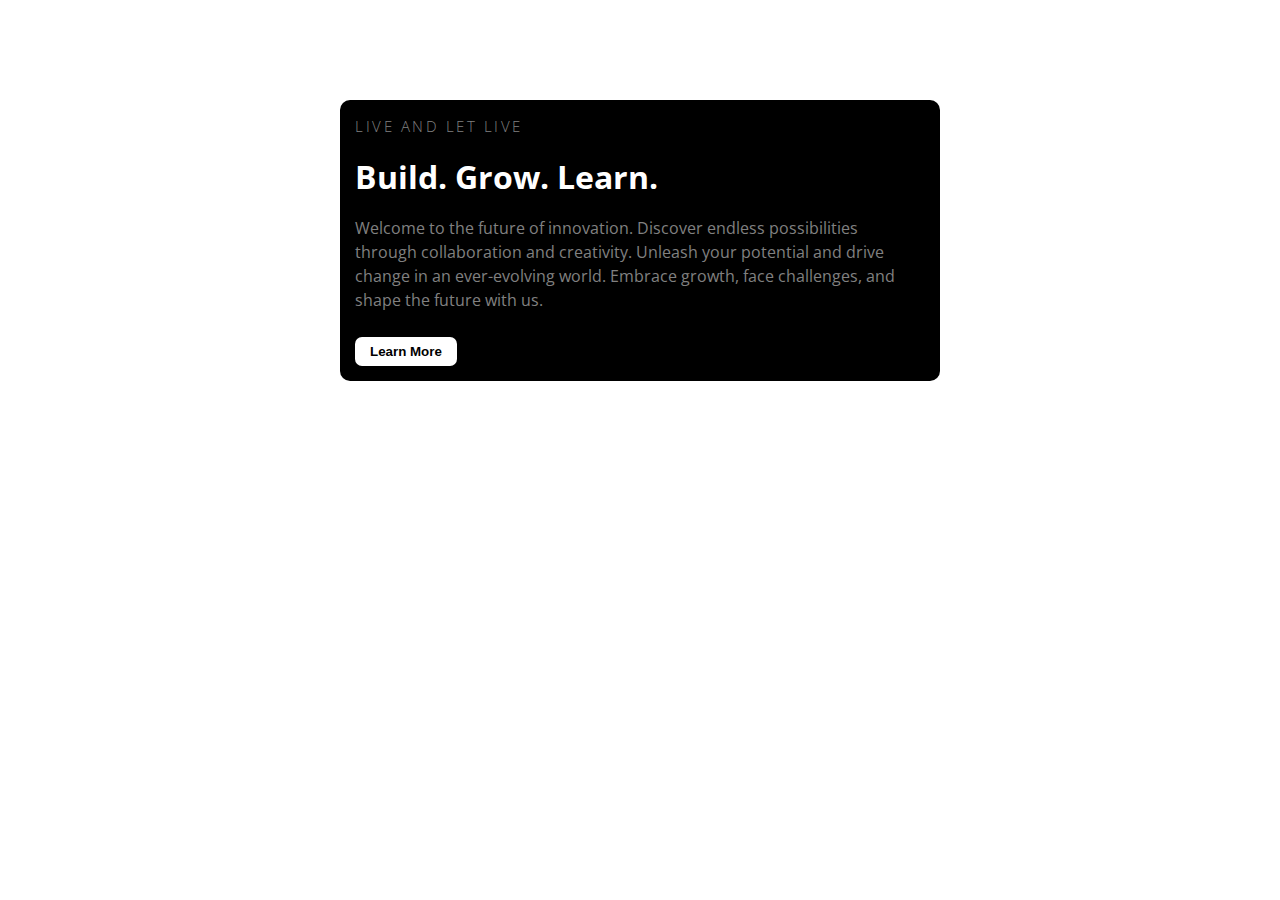
<file: Easy/Five/index.html>
<!DOCTYPE html>
<html lang="en">
  <head>
    <meta charset="UTF-8" />
    <meta name="viewport" content="width=device-width, initial-scale=1.0" />
    <title>Card Component</title>
    <link rel="preconnect" href="https://fonts.googleapis.com" />
    <link rel="preconnect" href="https://fonts.gstatic.com" crossorigin />
    <link
      href="https://fonts.googleapis.com/css2?family=Open+Sans:ital,wght@0,300..800;1,300..800&display=swap"
      rel="stylesheet"
    />
    <link rel="stylesheet" href="style.css" />
  </head>
  <body>
    <div class="content-wrapper">
      <p class="tagline">Live and Let Live</p>
      <h1 class="main-heading">Build. Grow. Learn.</h1>
      <p class="description">
        Welcome to the future of innovation. Discover endless possibilities
        through collaboration and creativity. Unleash your potential and drive
        change in an ever-evolving world. Embrace growth, face challenges, and
        shape the future with us.
      </p>
      <button class="cta-button">Learn More</button>
    </div>
  </body>
</html>
</file>
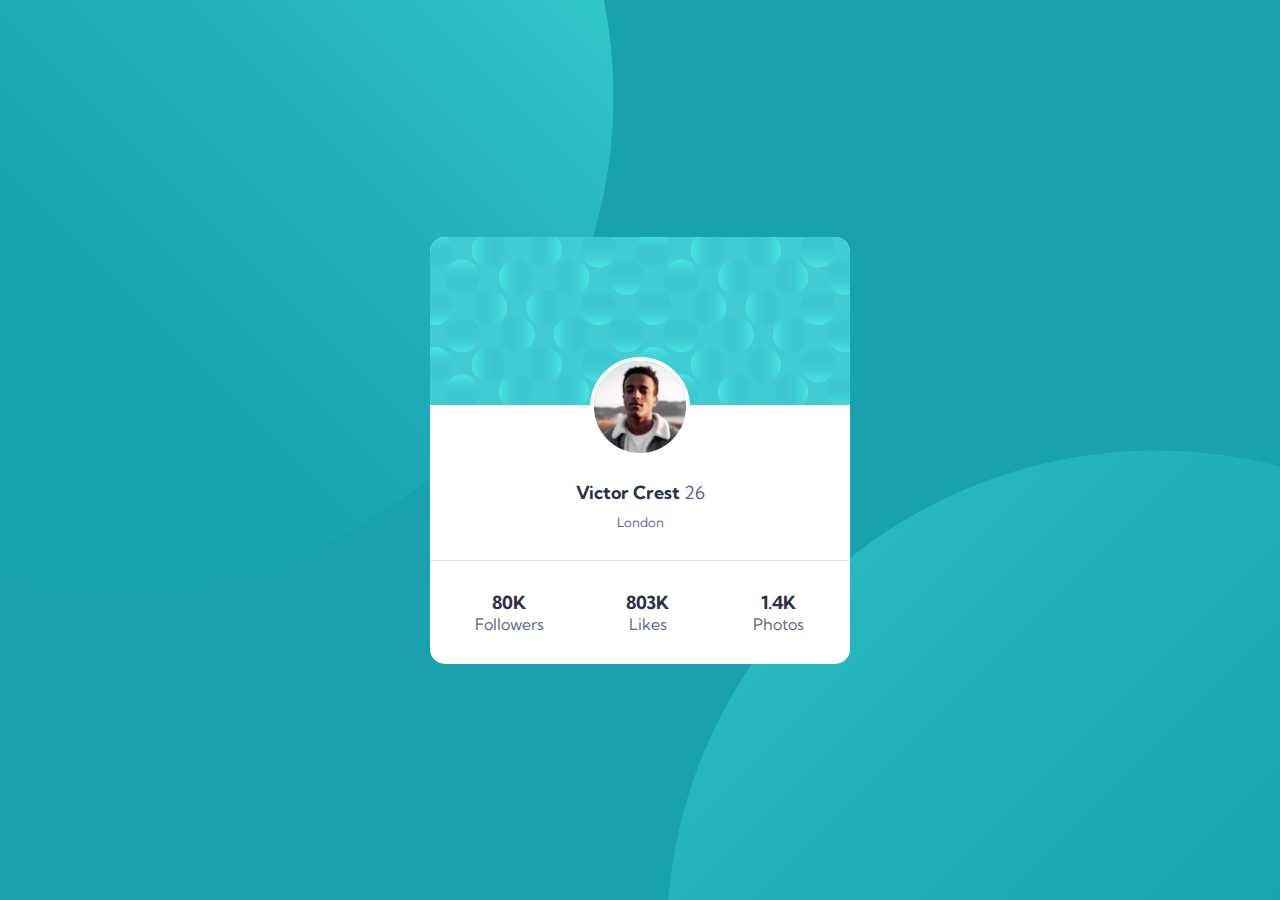
<file: Easy/Four/index.html>
<!DOCTYPE html>
<html lang="en">
  <head>
    <meta charset="UTF-8" />
    <meta name="viewport" content="width=device-width, initial-scale=1.0" />
    <!-- Fonts -->
    <link rel="preconnect" href="https://fonts.googleapis.com" />
    <link rel="preconnect" href="https://fonts.gstatic.com" crossorigin />
    <link
      href="https://fonts.googleapis.com/css2?family=Kumbh+Sans:wght@100..900&display=swap"
      rel="stylesheet"
    />
    <link rel="stylesheet" href="style.css" />
    <title>Profile Card Component</title>
  </head>

  <body>
    <main class="profile-card">
      <section class="profile-card__wrapper">
        <!-- Background Image -->
        <img
          src="Assets/Images/Bg-Pattern-Card.svg"
          alt="Decorative Background Pattern"
          class="profile-card__background-pattern"
        />

        <div class="profile-card__content">
          <!-- Profile Picture -->
          <img
            src="Assets/Images/Image-Vector.jpg"
            alt="Profile Picture of Victor Crest"
            class="profile-card__picture"
          />
          <h2 class="profile-card__name">
            Victor Crest <span class="profile-card__age">26</span>
          </h2>
          <p class="profile-card__location">London</p>

          <!-- Footer with Stats -->
          <footer class="profile-card__footer">
            <div class="profile-card__stats">
              <p class="profile-card__followers">
                <span class="profile-card__stat-number">80K</span>
                <span class="profile-card__stat-label">Followers</span>
              </p>
              <p class="profile-card__likes">
                <span class="profile-card__stat-number">803K</span>
                <span class="profile-card__stat-label">Likes</span>
              </p>
              <p class="profile-card__photos">
                <span class="profile-card__stat-number">1.4K</span>
                <span class="profile-card__stat-label">Photos</span>
              </p>
            </div>
          </footer>
        </div>
      </section>
    </main>
  </body>
</html>
</file>
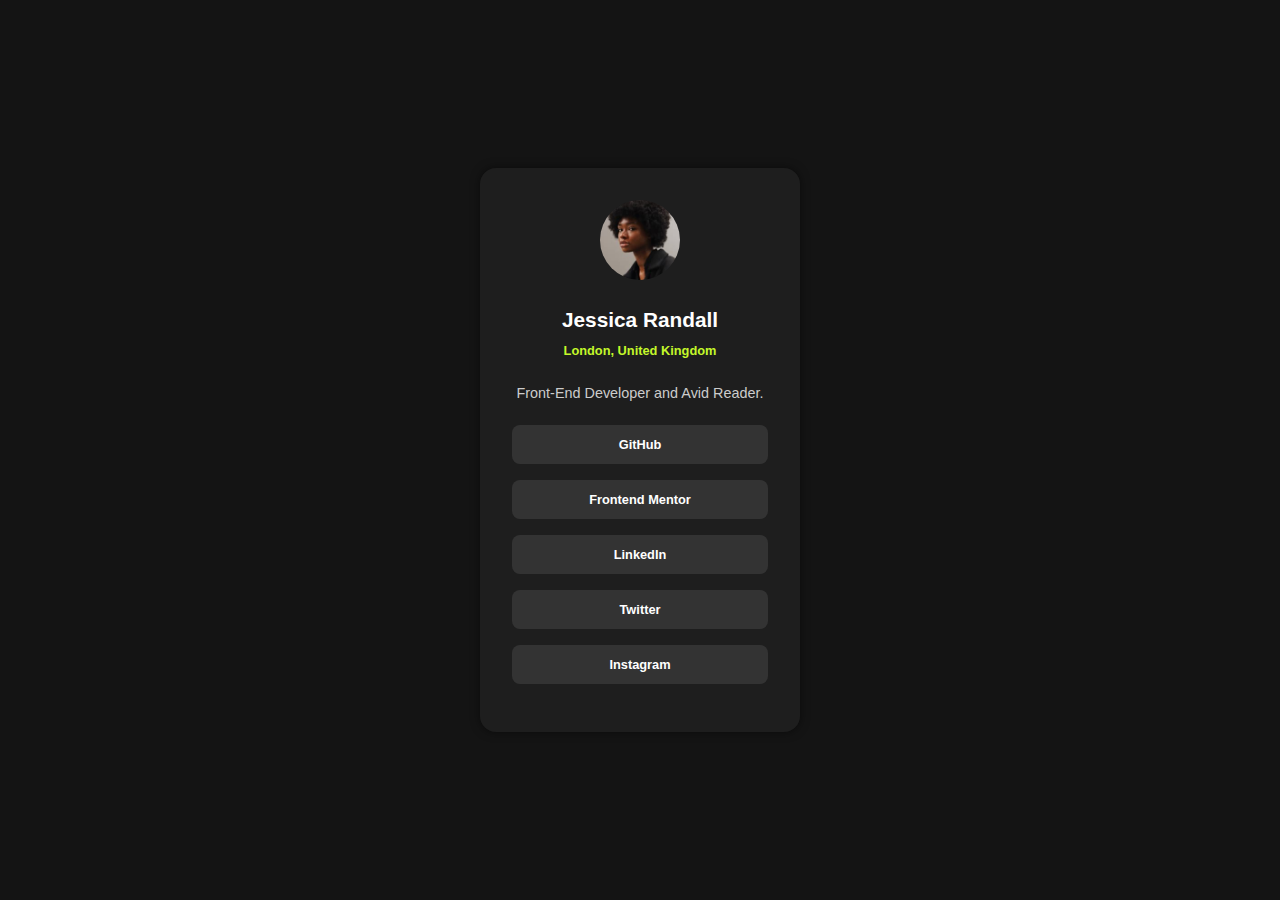
<file: Easy/One/index.html>
<!DOCTYPE html>
<html lang="en">
  <head>
    <meta charset="UTF-8" />
    <meta name="viewport" content="width=device-width, initial-scale=1.0" />
    <title>Profile Card</title>
    <link rel="stylesheet" href="style.css" />
  </head>
  <body>
    <!-- Card Component -->
    <div class="card">
      <!-- Profile Image -->
      <img
        src="Assets/Assets/Images/Avatar-Jessica.jpeg"
        alt="Jessica Randall's Avatar"
        class="avatar"
      />

      <!-- Profile Name -->
      <h3>Jessica Randall</h3>

      <!-- Location -->
      <p class="location">London, United Kingdom</p>

      <!-- Bio -->
      <p class="bio">Front-End Developer and Avid Reader.</p>

      <!-- Social Links -->
      <div class="social-links">
        <ul>
          <li><a href="#">GitHub</a></li>
          <li><a href="#">Frontend Mentor</a></li>
          <li><a href="#">LinkedIn</a></li>
          <li><a href="#">Twitter</a></li>
          <li><a href="#">Instagram</a></li>
        </ul>
      </div>
    </div>
  </body>
</html>
</file>
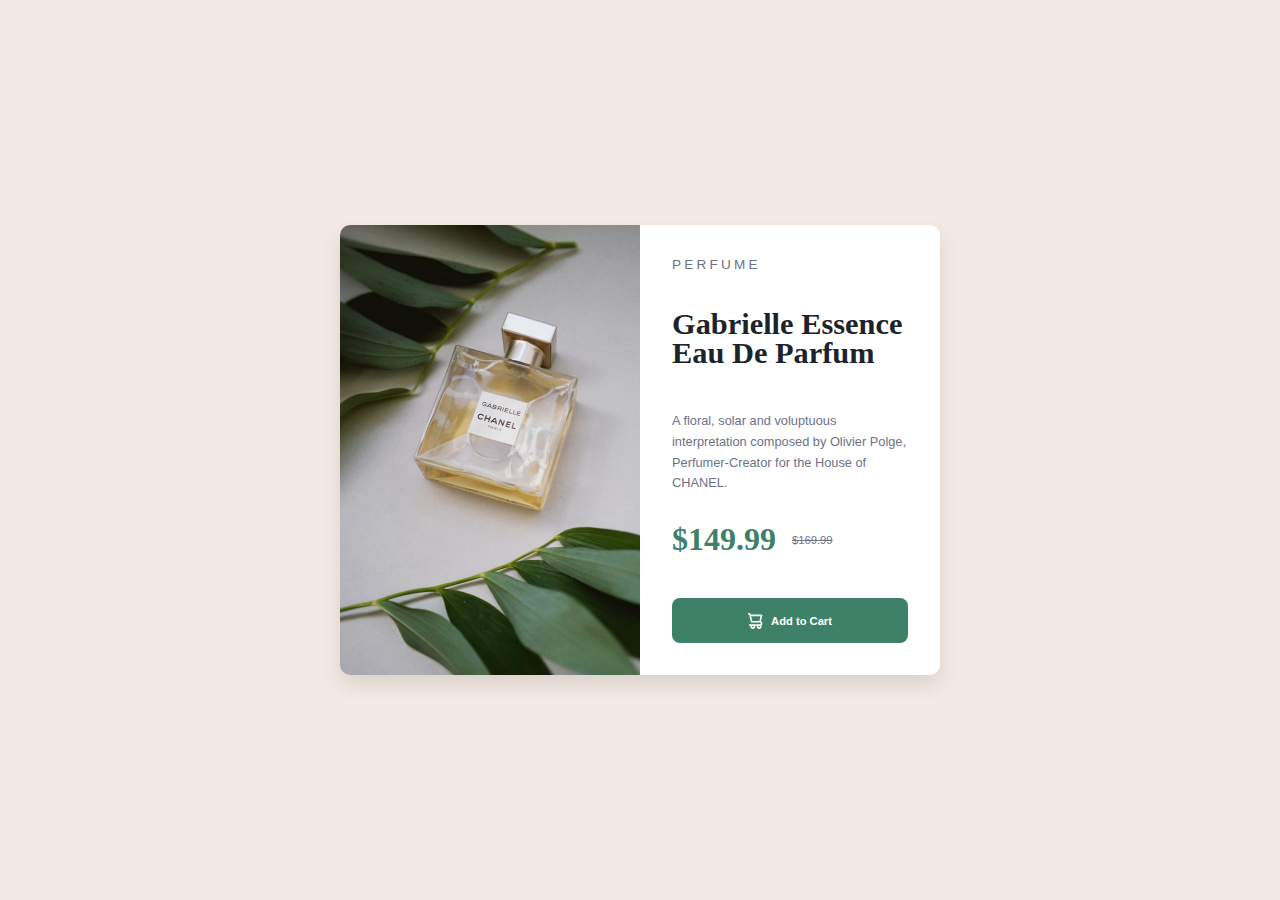
<file: Easy/Three/index.html>
<!DOCTYPE html>
<html lang="en">
  <head>
    <meta charset="UTF-8" />
    <meta name="viewport" content="width=device-width, initial-scale=1.0" />
    <title>Product Preview Card</title>
    <link rel="stylesheet" href="style.css" />
  </head>
  <body>
    <main class="product-card">
      <img
        src="Images/Image-Product-Desktop.jpg"
        alt="Product image of Gabrielle Essence Eau De Parfum"
        class="image-product"
      />
      <div class="product-info">
        <p class="product-category">Perfume</p>

        <h1 class="product-title">Gabrielle Essence Eau De Parfum</h1>

        <p class="product-description">
          A floral, solar and voluptuous interpretation composed by Olivier
          Polge, Perfumer-Creator for the House of CHANEL.
        </p>

        <div class="product-pricing">
          <span class="product-price">$149.99</span>
          <span class="product-original-price"><s>$169.99</s></span>
        </div>

        <button class="add-to-cart-btn">
          <img src="Images/Icon-Cart.svg" alt="" aria-hidden="true" />
          <strong>Add to Cart</strong>
        </button>
      </div>
    </main>
  </body>
</html>
</file>
<file: Easy/Five/style.css>
*::before,
*::after,
* {
  margin: 0;
  padding: 0;
  box-sizing: border-box;
  line-height: 1.5;
}

:root {
  --bg-color: #000;
  --text-color: #fff;
  --para-color: grey;
}

body {
  font-family: "Open Sans", sans-serif;
}

button {
  cursor: pointer;
  background: none;
  border: none;
}

.content-wrapper {
  background-color: var(--bg-color);
  color: var(--text-color);
  width: 600px;
  border-radius: 10px;
  padding: 10px 25px 10px 15px;
  margin: 100px auto;
}

.tagline {
  font-weight: 100;
  text-transform: uppercase;
  font-size: 15px;
  color: var(--para-color);
  letter-spacing: 2.5px;
  margin-top: 5px;
}

.main-heading {
  margin: 15px 0px;
  font-weight: 700;
}

.description {
  color: var(--para-color);
  max-width: 60ch;
}

.cta-button {
  background-color: var(--text-color);
  font-weight: 600;
  margin: 25px 0px 5px;
  border-radius: 7px;
  padding: 5px 15px;
}
</file>
<file: Easy/Four/style.css>
* {
  margin: 0;
  padding: 0;
  box-sizing: border-box;
}

:root {
  --bg-color: hsl(185, 75%, 39%);
  --bg-card: #ffffff;
  --font-color: hsl(229, 23%, 23%);
  --special-font: hsl(227, 19%, 46%);
  --ruler: hsla(227, 19%, 46%, 0.2);
}

body {
  background-color: var(--bg-color);
  font-family: "Kumbh Sans", sans-serif;
  display: flex;
  align-items: center;
  justify-content: center; /* To center the profile card horizontally and vertically */
  min-height: 100vh; /* Fixes the issue of using 100vh as min-width */
  background-image: url(Assets/Images/Bg-Pattern-Top.svg),
    url(Assets/Images/Bg-Pattern-Bottom.svg);
  background-repeat: no-repeat;
  background-position: right 52vw bottom 35vh, left 52vw top 50vh;
}

.profile-card {
  margin: 0 auto;
  text-align: center;
}

.profile-card__wrapper {
  max-width: 420px;
  background-color: var(--bg-card);
  border-radius: 15px;
  overflow: hidden;
  margin: 1rem;
}

.profile-card__background-pattern {
  width: 420px;
}

.profile-card__picture {
  width: 100px;
  border-radius: 50%;
  border: 4px solid #ffffff;
  margin-top: -52px;
  margin-bottom: 20px;
}

.profile-card__name {
  color: var(--font-color);
  font-size: 18px;
  font-weight: 700;
  margin-bottom: 10px;
}

.profile-card__name .profile-card__age {
  color: var(--special-font);
  font-weight: 400;
}

.profile-card__location {
  color: var(--special-font);
  font-size: 13px;
}

.profile-card__stats {
  display: flex;
  justify-content: space-around;
  border-top: 1px solid var(--ruler);
  padding: 30px;
  margin-top: 30px;
  gap: 50px;
}

.profile-card__stat-number {
  font-size: 18px;
  color: var(--font-color);
  font-weight: 700;
}

.profile-card__stat-label {
  color: var(--special-font);
  font-weight: 400;
}
</file>
<file: Easy/One/style.css>
/* Resets */
* {
  margin: 0;
  padding: 0;
  box-sizing: border-box;
}

:root {
  --bg-color: #141414;
  --card-bg-color: #1e1e1e;
  --primary-color: #c4f82a;
  --secondary-color: #333333;
  --primary-font-color: #ffffff;
  --secondary-font-color: #ccc;
}
@font-face {
  font-family: "Inter-Variable";
  src: url("Assets/Fonts/Inter-VariableFont_slnt,wght.ttf") format("truetype");
}

/* Apply global styles */
body {
  background-color: var(--bg-color);
  font-family: "Inter", sans-serif;
  color: var(--primary-font-color);
  display: flex;
  justify-content: center;
  align-items: center;
  height: 100vh;
}

.card {
  background-color: var(--card-bg-color);
  padding: 2rem;
  border-radius: 1rem;
  width: 320px;
  text-align: center;
  box-shadow: 0 0 10px rgba(0, 0, 0, 0.5);
}

.avatar {
  width: 80px;
  height: 80px;
  border-radius: 50%;
  object-fit: cover;
  margin-bottom: 1.5rem;
}

/* Name */
.card h3 {
  font-size: 1.3rem;
  margin-bottom: 0.3rem;
}

/* Location */
.card .location {
  color: var(--primary-color);
  font-size: 0.8rem;
  font-weight: 600;
  margin-top: 0.7rem;
  margin-bottom: 1.7rem;
}

/* Bio */
.card .bio {
  font-size: 0.9rem;
  margin-bottom: 1.5rem;
  color: var(--secondary-font-color);
}

/* Social Links */
.social-links ul {
  list-style: none;
  padding: 0;
}

.social-links li {
  margin-bottom: 1rem;
}

/* Buttons */
.social-links a {
  display: block;
  text-decoration: none;
  background-color: var(--secondary-color);
  padding: 0.75rem;
  border-radius: 8px;
  color: var(--primary-font-color);
  font-size: 0.8rem;
  font-weight: 600;
}

/* Hover Effect */
.social-links a:hover {
  opacity: 0.85;
  cursor: pointer;
  background-color: var(--primary-color);
  color: #000;
}
</file>
<file: Easy/Three/style.css>
/* Reset */
*,
*::before,
*::after {
  margin: 0;
  padding: 0;
  box-sizing: border-box;
}

:root {
  --bg-color: #f3eae3;
  --primary-color: #3d8168;
  --text-grey: #6c7289;
  --font-family: "Helvetica Neue", sans-serif;
}

body {
  background-color: var(--bg-color);
  font-family: var(--font-family);
  display: flex;
  align-items: center;
  justify-content: center;
  min-height: 100vh;
  padding: 1rem;
}

.product-card {
  display: flex;
  background-color: #ffffff;
  max-width: 600px;
  border-radius: 10px;
  overflow: hidden;
  box-shadow: 0 10px 20px rgba(0, 0, 0, 0.1);
  flex-direction: row;
}

.image-product {
  width: 50%;
  object-fit: cover;
}

.product-info {
  padding: 2rem;
  display: flex;
  flex-direction: column;
  justify-content: space-between;
  width: 50%;
}

.product-category {
  font-weight: 500;
  text-transform: uppercase;
  color: var(--text-grey);
  letter-spacing: 0.2rem;
  font-size: 0.85rem;
  margin-bottom: -0.5rem;
}

.product-title {
  color: #1c232b;
  font-size: 1.9rem;
  font-weight: 700;
  line-height: 1.8rem;
  margin-bottom: -0.2rem;
  font-family: serif;
}

.product-description {
  color: var(--text-grey);
  line-height: 1.3rem;
  font-size: 0.8rem;
  margin-bottom: -1.2rem;
}

.product-pricing {
  display: flex;
  align-items: center;
  gap: 1rem;
  margin-bottom: -0.4rem;
}

.product-price {
  font-size: 2rem;
  font-weight: 700;
  color: var(--primary-color);
  font-family: serif;
  letter-spacing: -0rem;
}

.product-original-price {
  color: var(--text-grey);
  text-decoration: line-through;
  font-size: 0.7rem;
}

.add-to-cart-btn {
  background-color: var(--primary-color);
  color: white;
  border: none;
  display: flex;
  align-items: center;
  justify-content: center;
  gap: 0.5rem;
  width: 100%;
  padding: 0.9rem 1rem;
  font-size: 0.7rem;
  font-weight: 400;
  border-radius: 8px;
  cursor: pointer;
  transition: background-color 0.3s ease;
}

.add-to-cart-btn:hover {
  background-color: #1a4031;
}
</file>
